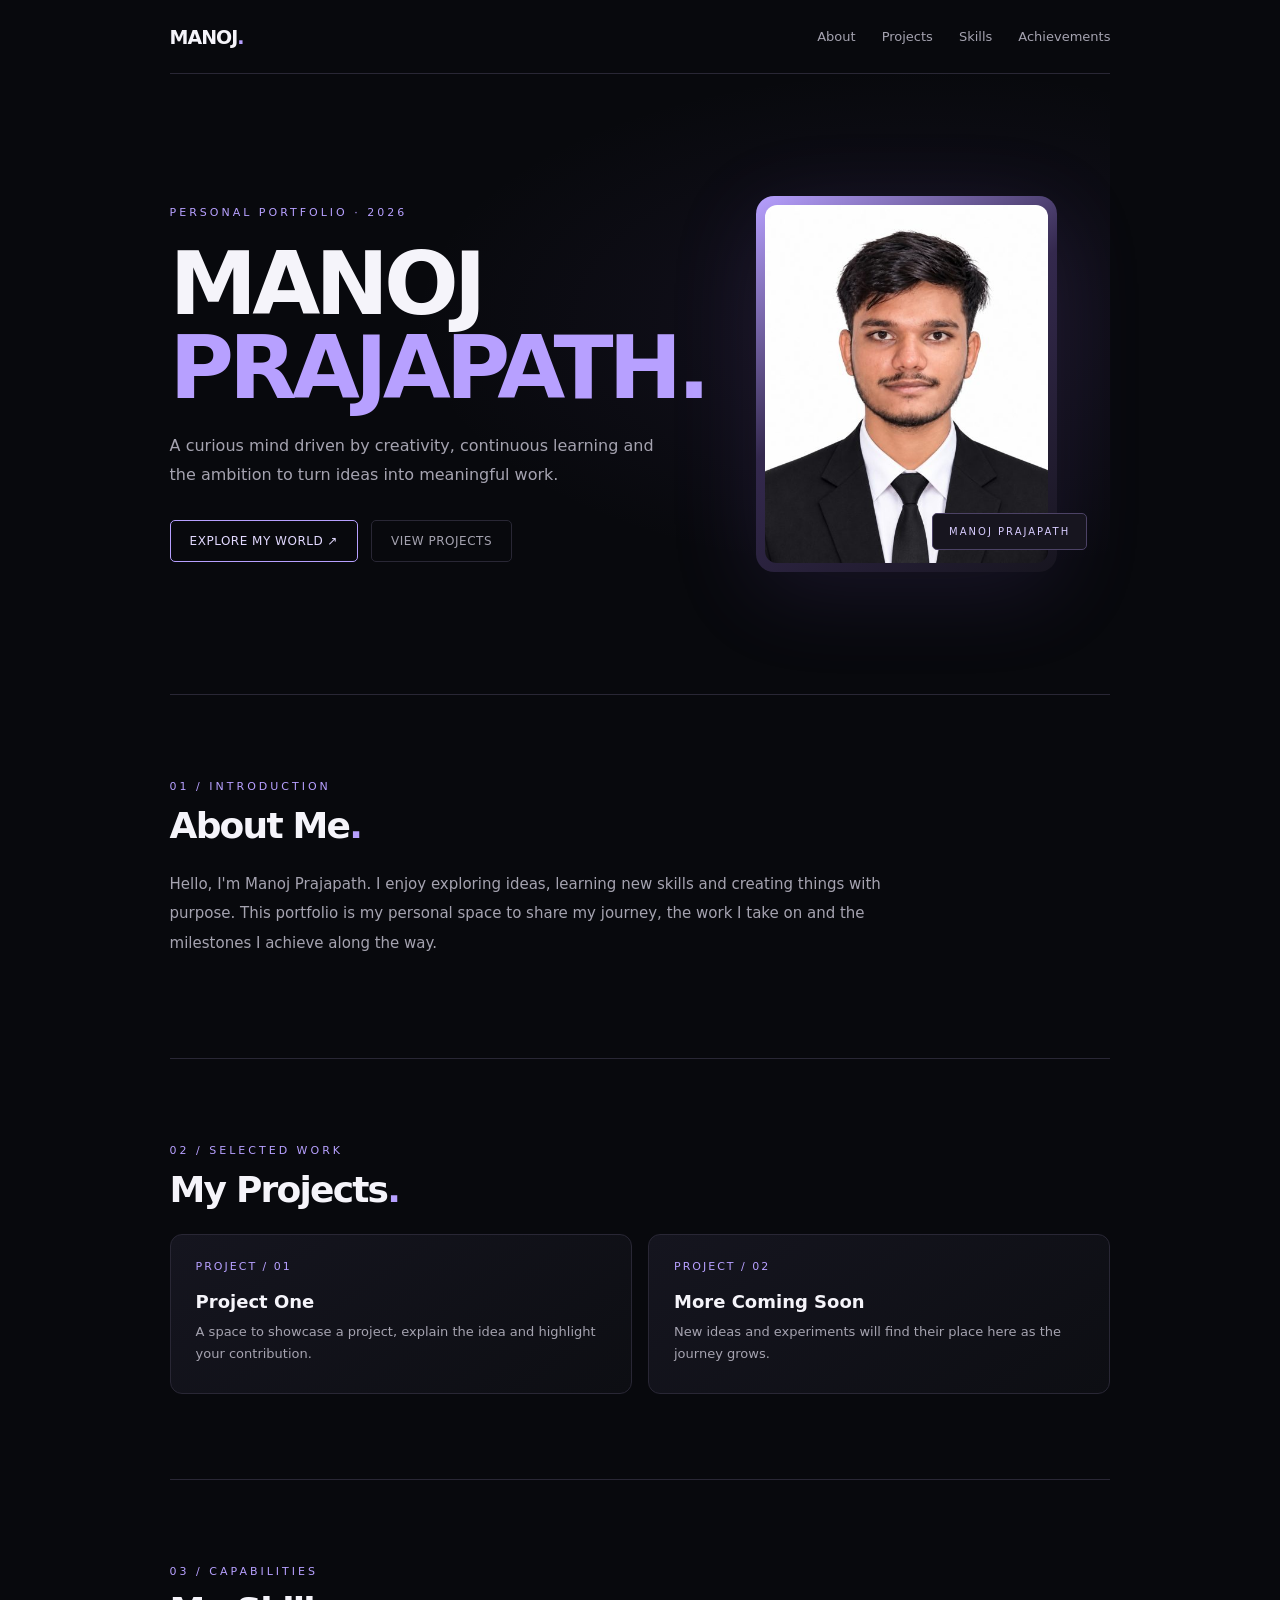
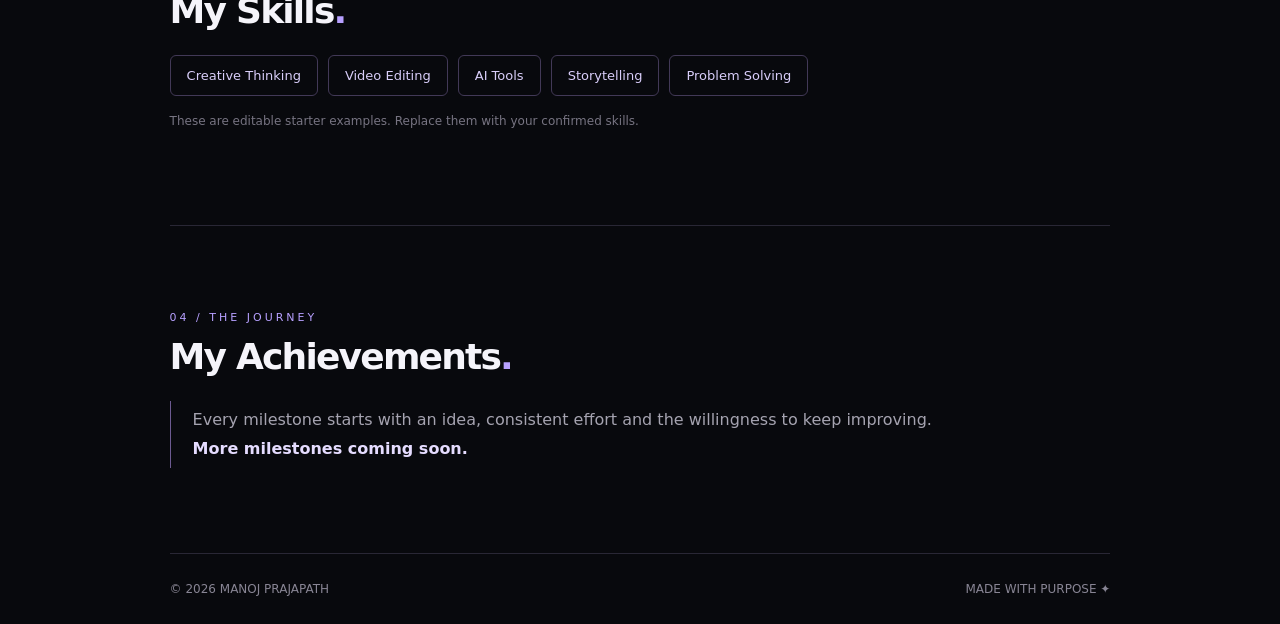
<file: index.html>
<!doctype html><html lang="en"><head><meta charset="utf-8"><meta name="viewport" content="width=device-width,initial-scale=1"><title>Manoj Prajapath | Portfolio</title><link rel="stylesheet" href="style.css"></head><body><div class="wrap"><nav class="nav"><a class="brand" href="#top">MANOJ<span>.</span></a><div class="navlinks"><a href="#about">About</a><a href="#projects">Projects</a><a href="#skills">Skills</a><a href="#achievements">Achievements</a></div></nav><main id="top"><section class="hero"><div><div class="eyebrow">PERSONAL PORTFOLIO · 2026</div><h1>MANOJ<br><span class="accent">PRAJAPATH.</span></h1><p class="intro">A curious mind driven by creativity, continuous learning and the ambition to turn ideas into meaningful work.</p><div class="actions"><a class="btn" href="#about">EXPLORE MY WORLD ↗</a><a class="btn secondary" href="#projects">VIEW PROJECTS</a></div></div><div class="portrait"><img src="[data-uri]" alt="Portrait of Manoj Prajapath"></div></section><section class="section" id="about"><div class="kicker">01 / INTRODUCTION</div><h2>About Me<span class="accent">.</span></h2><p class="about">Hello, I'm Manoj Prajapath. I enjoy exploring ideas, learning new skills and creating things with purpose. This portfolio is my personal space to share my journey, the work I take on and the milestones I achieve along the way.</p></section><section class="section" id="projects"><div class="kicker">02 / SELECTED WORK</div><h2>My Projects<span class="accent">.</span></h2><div class="grid"><article class="card"><div class="number">PROJECT / 01</div><h3>Project One</h3><p>A space to showcase a project, explain the idea and highlight your contribution.</p></article><article class="card"><div class="number">PROJECT / 02</div><h3>More Coming Soon</h3><p>New ideas and experiments will find their place here as the journey grows.</p></article></div></section><section class="section" id="skills"><div class="kicker">03 / CAPABILITIES</div><h2>My Skills<span class="accent">.</span></h2><div class="skills"><span class="skill">Creative Thinking</span><span class="skill">Video Editing</span><span class="skill">AI Tools</span><span class="skill">Storytelling</span><span class="skill">Problem Solving</span></div><p style="color:#777482;font-size:12px;margin-top:18px">These are editable starter examples. Replace them with your confirmed skills.</p></section><section class="section" id="achievements"><div class="kicker">04 / THE JOURNEY</div><h2>My Achievements<span class="accent">.</span></h2><div class="milestone">Every milestone starts with an idea, consistent effort and the willingness to keep improving.<br><strong style="color:#e5dcff">More milestones coming soon.</strong></div></section><footer class="footer"><span>© <span id="year">2026</span> MANOJ PRAJAPATH</span><span>MADE WITH PURPOSE ✦</span></footer></main></div><script src="script.js"></script></body></html>
</file>
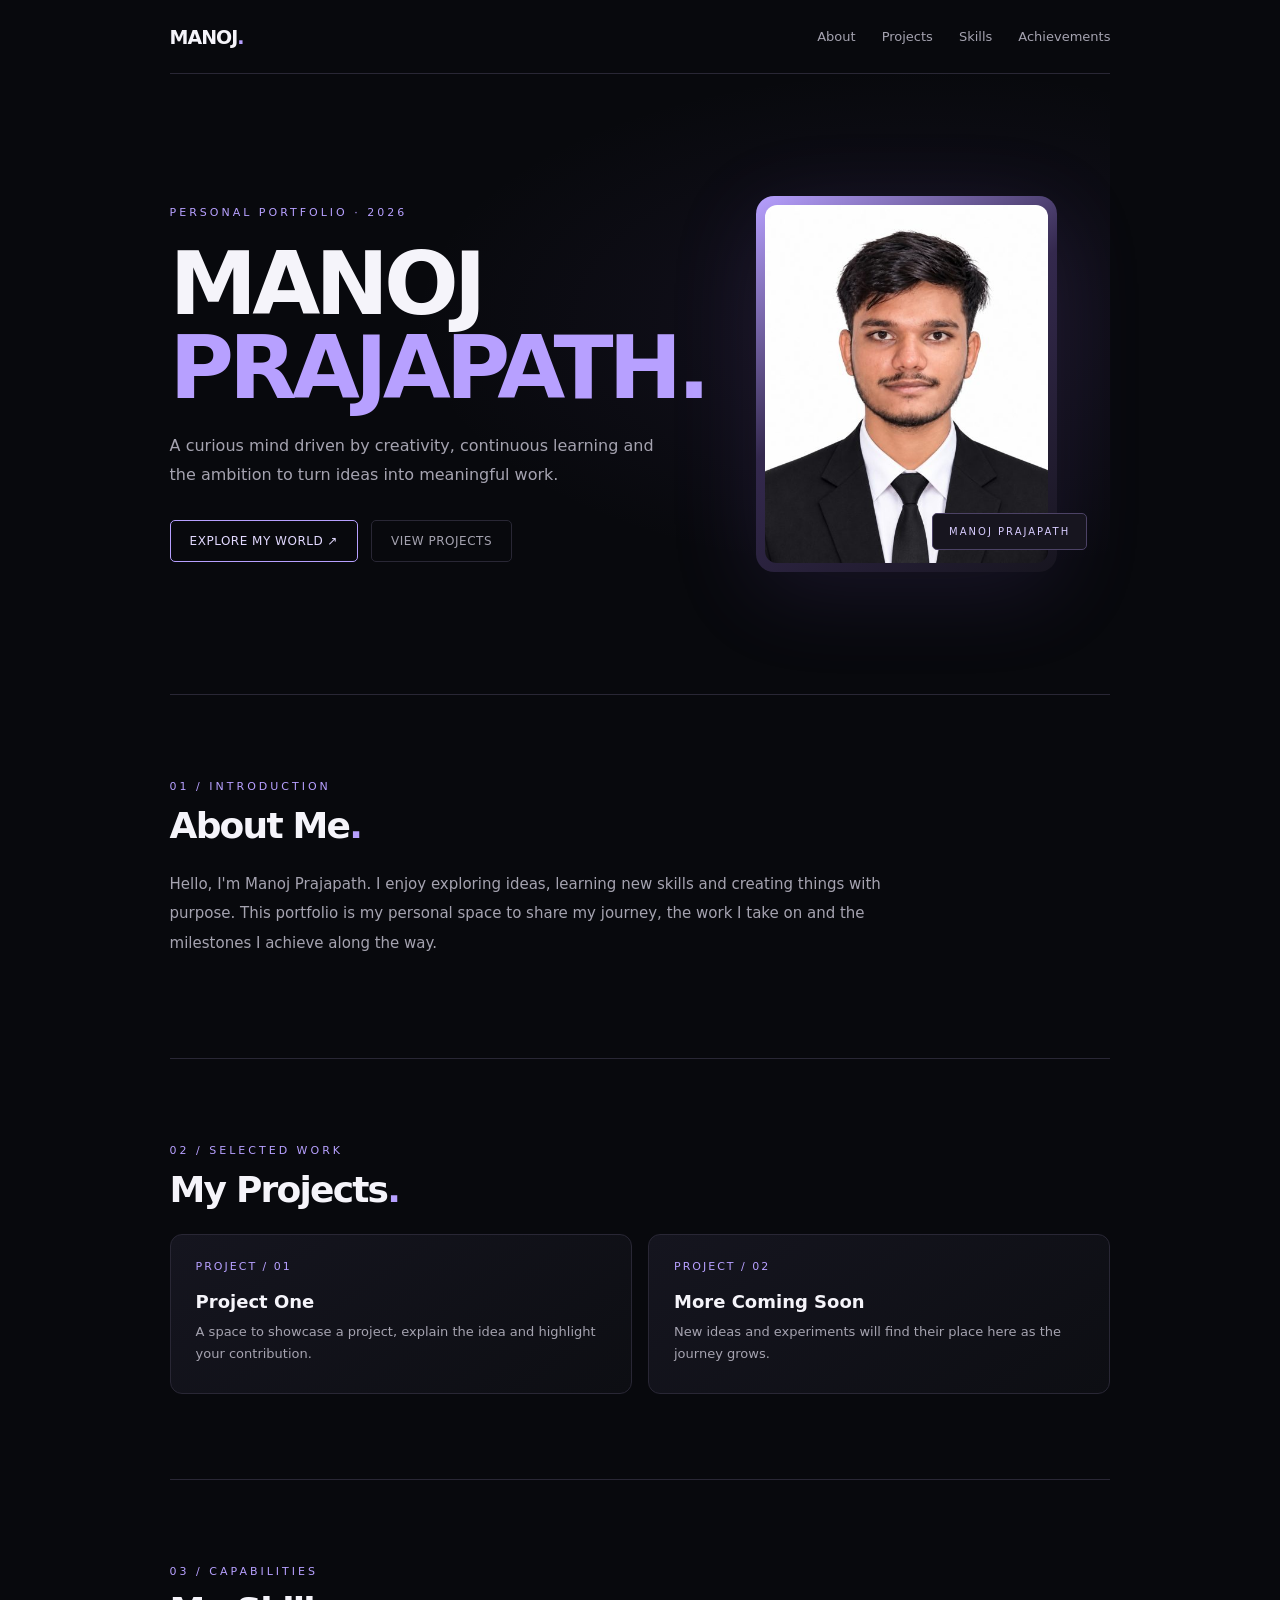
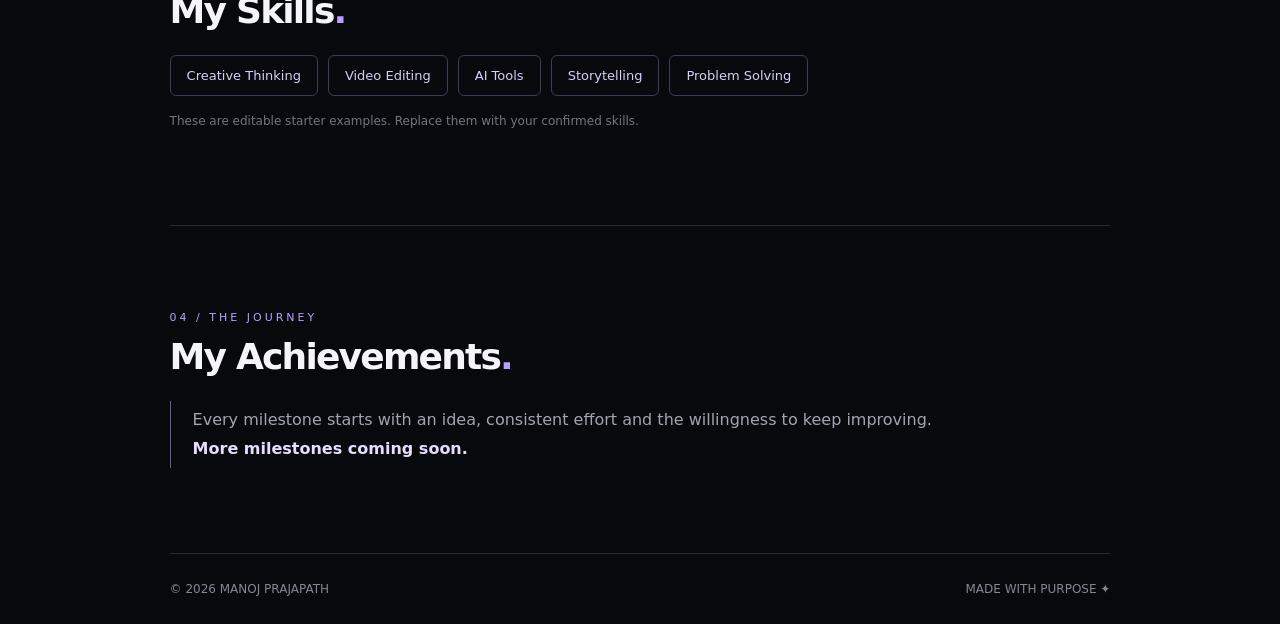
<file: manoj_prajapath_portfolio.html>
<!doctype html><html lang="en"><head><meta charset="utf-8"><meta name="viewport" content="width=device-width,initial-scale=1"><title>Manoj Prajapath | Portfolio</title><style>
:root{--bg:#08090d;--panel:#11121a;--text:#f5f4fa;--muted:#a5a3b0;--purple:#b7a0ff;--line:#292735}*{box-sizing:border-box}html{scroll-behavior:smooth}body{margin:0;background:var(--bg);color:var(--text);font-family:Inter,ui-sans-serif,system-ui,-apple-system,Segoe UI,sans-serif}a{color:inherit;text-decoration:none}.wrap{max-width:1120px;margin:auto;padding:0 7%}.nav{height:74px;display:flex;align-items:center;justify-content:space-between;border-bottom:1px solid var(--line)}.brand{font-weight:850;letter-spacing:-1px;font-size:19px}.brand span,.accent{color:var(--purple)}.navlinks{display:flex;gap:26px;color:var(--muted);font-size:13px}.navlinks a:hover{color:var(--purple)}.hero{min-height:620px;display:grid;grid-template-columns:1.15fr .85fr;align-items:center;gap:50px;padding-top:65px;padding-bottom:65px;background:radial-gradient(ellipse at 80% 40%,#7656b31c,transparent 48%)}.eyebrow,.kicker{font-size:11px;letter-spacing:3px;text-transform:uppercase;color:var(--purple)}h1{font-size:clamp(48px,7vw,88px);letter-spacing:-5px;line-height:.96;margin:23px 0 20px}.intro{max-width:510px;color:var(--muted);font-size:16px;line-height:1.85}.actions{display:flex;gap:13px;flex-wrap:wrap;margin-top:30px}.btn{padding:13px 19px;border:1px solid var(--purple);border-radius:5px;color:#e2d9ff;font-size:12px;letter-spacing:.5px}.btn.secondary{border-color:var(--line);color:var(--muted)}.portrait{justify-self:end;position:relative;width:min(100%,350px);aspect-ratio:4/5;border-radius:18px;padding:9px;background:linear-gradient(145deg,#b7a0ff,#34294e 45%,#17151f);box-shadow:0 20px 90px #8e69df20}.portrait img{width:100%;height:100%;object-fit:cover;object-position:center 25%;border-radius:12px;display:block}.portrait:after{content:'MANOJ PRAJAPATH';position:absolute;bottom:22px;right:-30px;background:#17151f;border:1px solid #4c4265;padding:12px 16px;border-radius:5px;font-size:10px;letter-spacing:2px;color:#d8ccff}.section{padding:85px 0;border-top:1px solid var(--line)}h2{font-size:36px;letter-spacing:-1.8px;margin:12px 0 24px}.about{max-width:720px;color:var(--muted);font-size:15px;line-height:1.95}.grid{display:grid;grid-template-columns:repeat(2,1fr);gap:16px}.card{background:linear-gradient(145deg,#15151f,#0d0e13);border:1px solid var(--line);border-radius:12px;padding:25px;min-height:160px;transition:.2s}.card:hover{transform:translateY(-4px);border-color:#7864a8}.number{color:var(--purple);font-size:11px;letter-spacing:2px}.card h3{font-size:18px;margin:18px 0 9px}.card p{color:var(--muted);font-size:13px;line-height:1.7;margin:0}.skills{display:flex;flex-wrap:wrap;gap:10px}.skill{border:1px solid #423957;color:#d9cefa;padding:12px 16px;border-radius:6px;font-size:13px}.milestone{border-left:1px solid #6c5a91;padding:5px 0 5px 22px;color:var(--muted);line-height:1.8}.footer{border-top:1px solid var(--line);padding:28px 0;color:#888594;font-size:12px;display:flex;justify-content:space-between;gap:15px;flex-wrap:wrap}
@media(max-width:700px){.nav{height:auto;padding:18px 0;align-items:flex-start;gap:15px;flex-direction:column}.navlinks{gap:17px;flex-wrap:wrap}.hero{grid-template-columns:1fr;gap:35px;padding-top:60px}.portrait{justify-self:start;width:min(78%,330px);margin:0 auto 15px}h1{letter-spacing:-3px}.section{padding:65px 0}.grid{grid-template-columns:1fr}h2{font-size:31px}}
</style></head><body><div class="wrap"><nav class="nav"><a class="brand" href="#top">MANOJ<span>.</span></a><div class="navlinks"><a href="#about">About</a><a href="#projects">Projects</a><a href="#skills">Skills</a><a href="#achievements">Achievements</a></div></nav><main id="top"><section class="hero"><div><div class="eyebrow">PERSONAL PORTFOLIO · 2026</div><h1>MANOJ<br><span class="accent">PRAJAPATH.</span></h1><p class="intro">A curious mind driven by creativity, continuous learning and the ambition to turn ideas into meaningful work.</p><div class="actions"><a class="btn" href="#about">EXPLORE MY WORLD ↗</a><a class="btn secondary" href="#projects">VIEW PROJECTS</a></div></div><div class="portrait"><img src="[data-uri]" alt="Portrait of Manoj Prajapath"></div></section><section class="section" id="about"><div class="kicker">01 / INTRODUCTION</div><h2>About Me<span class="accent">.</span></h2><p class="about">Hello, I'm Manoj Prajapath. I enjoy exploring ideas, learning new skills and creating things with purpose. This portfolio is my personal space to share my journey, the work I take on and the milestones I achieve along the way.</p></section><section class="section" id="projects"><div class="kicker">02 / SELECTED WORK</div><h2>My Projects<span class="accent">.</span></h2><div class="grid"><article class="card"><div class="number">PROJECT / 01</div><h3>Project One</h3><p>A space to showcase a project, explain the idea and highlight your contribution.</p></article><article class="card"><div class="number">PROJECT / 02</div><h3>More Coming Soon</h3><p>New ideas and experiments will find their place here as the journey grows.</p></article></div></section><section class="section" id="skills"><div class="kicker">03 / CAPABILITIES</div><h2>My Skills<span class="accent">.</span></h2><div class="skills"><span class="skill">Creative Thinking</span><span class="skill">Video Editing</span><span class="skill">AI Tools</span><span class="skill">Storytelling</span><span class="skill">Problem Solving</span></div><p style="color:#777482;font-size:12px;margin-top:18px">These are editable starter examples. Replace them with your confirmed skills.</p></section><section class="section" id="achievements"><div class="kicker">04 / THE JOURNEY</div><h2>My Achievements<span class="accent">.</span></h2><div class="milestone">Every milestone starts with an idea, consistent effort and the willingness to keep improving.<br><strong style="color:#e5dcff">More milestones coming soon.</strong></div></section><footer class="footer"><span>© 2026 MANOJ PRAJAPATH</span><span>MADE WITH PURPOSE ✦</span></footer></main></div></body></html>
</file>
<file: style.css>
:root{--bg:#08090d;--panel:#11121a;--text:#f5f4fa;--muted:#a5a3b0;--purple:#b7a0ff;--line:#292735}*{box-sizing:border-box}html{scroll-behavior:smooth}body{margin:0;background:var(--bg);color:var(--text);font-family:Inter,ui-sans-serif,system-ui,-apple-system,Segoe UI,sans-serif}a{color:inherit;text-decoration:none}.wrap{max-width:1120px;margin:auto;padding:0 7%}.nav{height:74px;display:flex;align-items:center;justify-content:space-between;border-bottom:1px solid var(--line)}.brand{font-weight:850;letter-spacing:-1px;font-size:19px}.brand span,.accent{color:var(--purple)}.navlinks{display:flex;gap:26px;color:var(--muted);font-size:13px}.navlinks a:hover{color:var(--purple)}.hero{min-height:620px;display:grid;grid-template-columns:1.15fr .85fr;align-items:center;gap:50px;padding-top:65px;padding-bottom:65px;background:radial-gradient(ellipse at 80% 40%,#7656b31c,transparent 48%)}.eyebrow,.kicker{font-size:11px;letter-spacing:3px;text-transform:uppercase;color:var(--purple)}h1{font-size:clamp(48px,7vw,88px);letter-spacing:-5px;line-height:.96;margin:23px 0 20px}.intro{max-width:510px;color:var(--muted);font-size:16px;line-height:1.85}.actions{display:flex;gap:13px;flex-wrap:wrap;margin-top:30px}.btn{padding:13px 19px;border:1px solid var(--purple);border-radius:5px;color:#e2d9ff;font-size:12px;letter-spacing:.5px}.btn.secondary{border-color:var(--line);color:var(--muted)}.portrait{justify-self:end;position:relative;width:min(100%,350px);aspect-ratio:4/5;border-radius:18px;padding:9px;background:linear-gradient(145deg,#b7a0ff,#34294e 45%,#17151f);box-shadow:0 20px 90px #8e69df20}.portrait img{width:100%;height:100%;object-fit:cover;object-position:center 25%;border-radius:12px;display:block}.portrait:after{content:'MANOJ PRAJAPATH';position:absolute;bottom:22px;right:-30px;background:#17151f;border:1px solid #4c4265;padding:12px 16px;border-radius:5px;font-size:10px;letter-spacing:2px;color:#d8ccff}.section{padding:85px 0;border-top:1px solid var(--line)}h2{font-size:36px;letter-spacing:-1.8px;margin:12px 0 24px}.about{max-width:720px;color:var(--muted);font-size:15px;line-height:1.95}.grid{display:grid;grid-template-columns:repeat(2,1fr);gap:16px}.card{background:linear-gradient(145deg,#15151f,#0d0e13);border:1px solid var(--line);border-radius:12px;padding:25px;min-height:160px;transition:.2s}.card:hover{transform:translateY(-4px);border-color:#7864a8}.number{color:var(--purple);font-size:11px;letter-spacing:2px}.card h3{font-size:18px;margin:18px 0 9px}.card p{color:var(--muted);font-size:13px;line-height:1.7;margin:0}.skills{display:flex;flex-wrap:wrap;gap:10px}.skill{border:1px solid #423957;color:#d9cefa;padding:12px 16px;border-radius:6px;font-size:13px}.milestone{border-left:1px solid #6c5a91;padding:5px 0 5px 22px;color:var(--muted);line-height:1.8}.footer{border-top:1px solid var(--line);padding:28px 0;color:#888594;font-size:12px;display:flex;justify-content:space-between;gap:15px;flex-wrap:wrap}
@media(max-width:700px){.nav{height:auto;padding:18px 0;align-items:flex-start;gap:15px;flex-direction:column}.navlinks{gap:17px;flex-wrap:wrap}.hero{grid-template-columns:1fr;gap:35px;padding-top:60px}.portrait{justify-self:start;width:min(78%,330px);margin:0 auto 15px}h1{letter-spacing:-3px}.section{padding:65px 0}.grid{grid-template-columns:1fr}h2{font-size:31px}}
</file>
